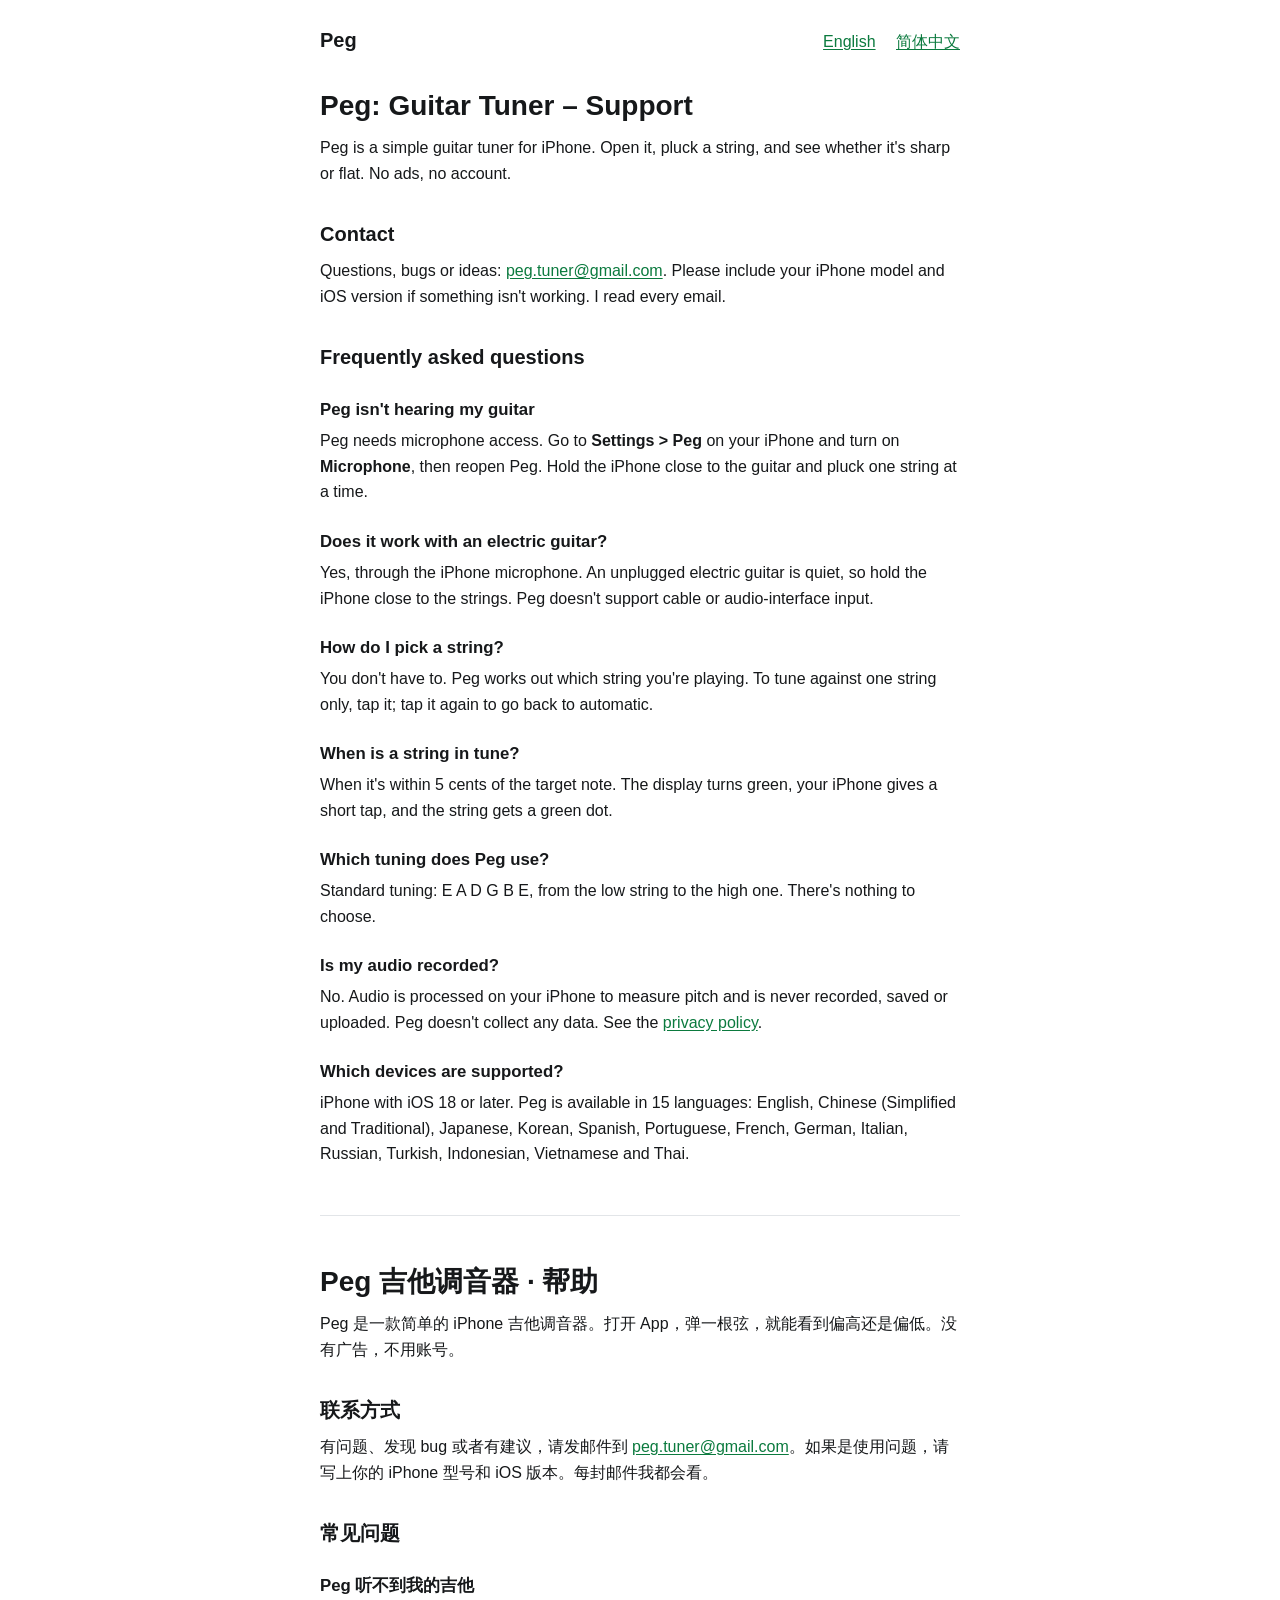
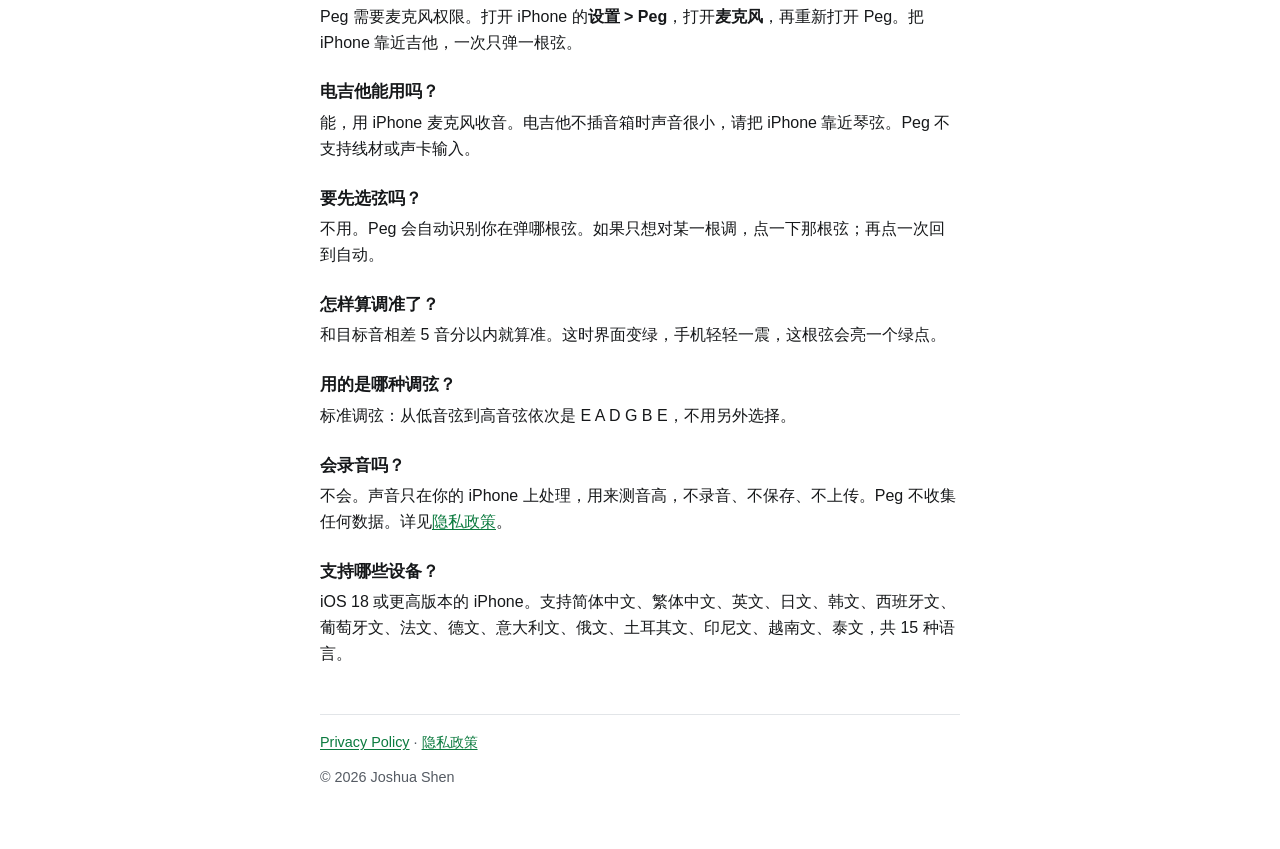
<file: index.html>
<!doctype html>
<!-- Created by Joshua Shen / Claude Opus 5 on 10/24/26. -->
<html lang="en">
<head>
<meta charset="utf-8">
<meta name="viewport" content="width=device-width, initial-scale=1">
<title>Peg: Guitar Tuner – Support</title>
<meta name="description" content="Help and contact for Peg: Guitar Tuner for iPhone. Peg 吉他调音器 帮助与联系方式。">
<link rel="stylesheet" href="style.css">
</head>
<body>
<a class="skip" href="#en">Skip to content</a>
<header>
  <p class="brand">Peg</p>
  <nav aria-label="Language / 语言">
    <a href="#en" hreflang="en">English</a>
    <a href="#zh" hreflang="zh-Hans" lang="zh-Hans">简体中文</a>
  </nav>
</header>

<main>
<section id="en" aria-labelledby="en-title">
  <h1 id="en-title">Peg: Guitar Tuner – Support</h1>
  <p>Peg is a simple guitar tuner for iPhone. Open it, pluck a string, and see whether it's sharp or flat. No ads, no account.</p>

  <h2>Contact</h2>
  <p>Questions, bugs or ideas: <a href="mailto:peg.tuner@gmail.com">peg.tuner@gmail.com</a>. Please include your iPhone model and iOS version if something isn't working. I read every email.</p>

  <h2>Frequently asked questions</h2>

  <h3>Peg isn't hearing my guitar</h3>
  <p>Peg needs microphone access. Go to <strong>Settings &gt; Peg</strong> on your iPhone and turn on <strong>Microphone</strong>, then reopen Peg. Hold the iPhone close to the guitar and pluck one string at a time.</p>

  <h3>Does it work with an electric guitar?</h3>
  <p>Yes, through the iPhone microphone. An unplugged electric guitar is quiet, so hold the iPhone close to the strings. Peg doesn't support cable or audio-interface input.</p>

  <h3>How do I pick a string?</h3>
  <p>You don't have to. Peg works out which string you're playing. To tune against one string only, tap it; tap it again to go back to automatic.</p>

  <h3>When is a string in tune?</h3>
  <p>When it's within 5 cents of the target note. The display turns green, your iPhone gives a short tap, and the string gets a green dot.</p>

  <h3>Which tuning does Peg use?</h3>
  <p>Standard tuning: E A D G B E, from the low string to the high one. There's nothing to choose.</p>

  <h3>Is my audio recorded?</h3>
  <p>No. Audio is processed on your iPhone to measure pitch and is never recorded, saved or uploaded. Peg doesn't collect any data. See the <a href="privacy.html">privacy policy</a>.</p>

  <h3>Which devices are supported?</h3>
  <p>iPhone with iOS 18 or later. Peg is available in 15 languages: English, Chinese (Simplified and Traditional), Japanese, Korean, Spanish, Portuguese, French, German, Italian, Russian, Turkish, Indonesian, Vietnamese and Thai.</p>

</section>

<section id="zh" lang="zh-Hans" aria-labelledby="zh-title">
  <h1 id="zh-title">Peg 吉他调音器 · 帮助</h1>
  <p>Peg 是一款简单的 iPhone 吉他调音器。打开 App，弹一根弦，就能看到偏高还是偏低。没有广告，不用账号。</p>

  <h2>联系方式</h2>
  <p>有问题、发现 bug 或者有建议，请发邮件到 <a href="mailto:peg.tuner@gmail.com">peg.tuner@gmail.com</a>。如果是使用问题，请写上你的 iPhone 型号和 iOS 版本。每封邮件我都会看。</p>

  <h2>常见问题</h2>

  <h3>Peg 听不到我的吉他</h3>
  <p>Peg 需要麦克风权限。打开 iPhone 的<strong>设置 &gt; Peg</strong>，打开<strong>麦克风</strong>，再重新打开 Peg。把 iPhone 靠近吉他，一次只弹一根弦。</p>

  <h3>电吉他能用吗？</h3>
  <p>能，用 iPhone 麦克风收音。电吉他不插音箱时声音很小，请把 iPhone 靠近琴弦。Peg 不支持线材或声卡输入。</p>

  <h3>要先选弦吗？</h3>
  <p>不用。Peg 会自动识别你在弹哪根弦。如果只想对某一根调，点一下那根弦；再点一次回到自动。</p>

  <h3>怎样算调准了？</h3>
  <p>和目标音相差 5 音分以内就算准。这时界面变绿，手机轻轻一震，这根弦会亮一个绿点。</p>

  <h3>用的是哪种调弦？</h3>
  <p>标准调弦：从低音弦到高音弦依次是 E A D G B E，不用另外选择。</p>

  <h3>会录音吗？</h3>
  <p>不会。声音只在你的 iPhone 上处理，用来测音高，不录音、不保存、不上传。Peg 不收集任何数据。详见<a href="privacy.html#zh">隐私政策</a>。</p>

  <h3>支持哪些设备？</h3>
  <p>iOS 18 或更高版本的 iPhone。支持简体中文、繁体中文、英文、日文、韩文、西班牙文、葡萄牙文、法文、德文、意大利文、俄文、土耳其文、印尼文、越南文、泰文，共 15 种语言。</p>

</section>
</main>

<footer>
  <p><a href="privacy.html">Privacy Policy</a> · <a href="privacy.html#zh" lang="zh-Hans">隐私政策</a></p>
  <p>© 2026 Joshua Shen</p>
</footer>
</body>
</html>
</file>
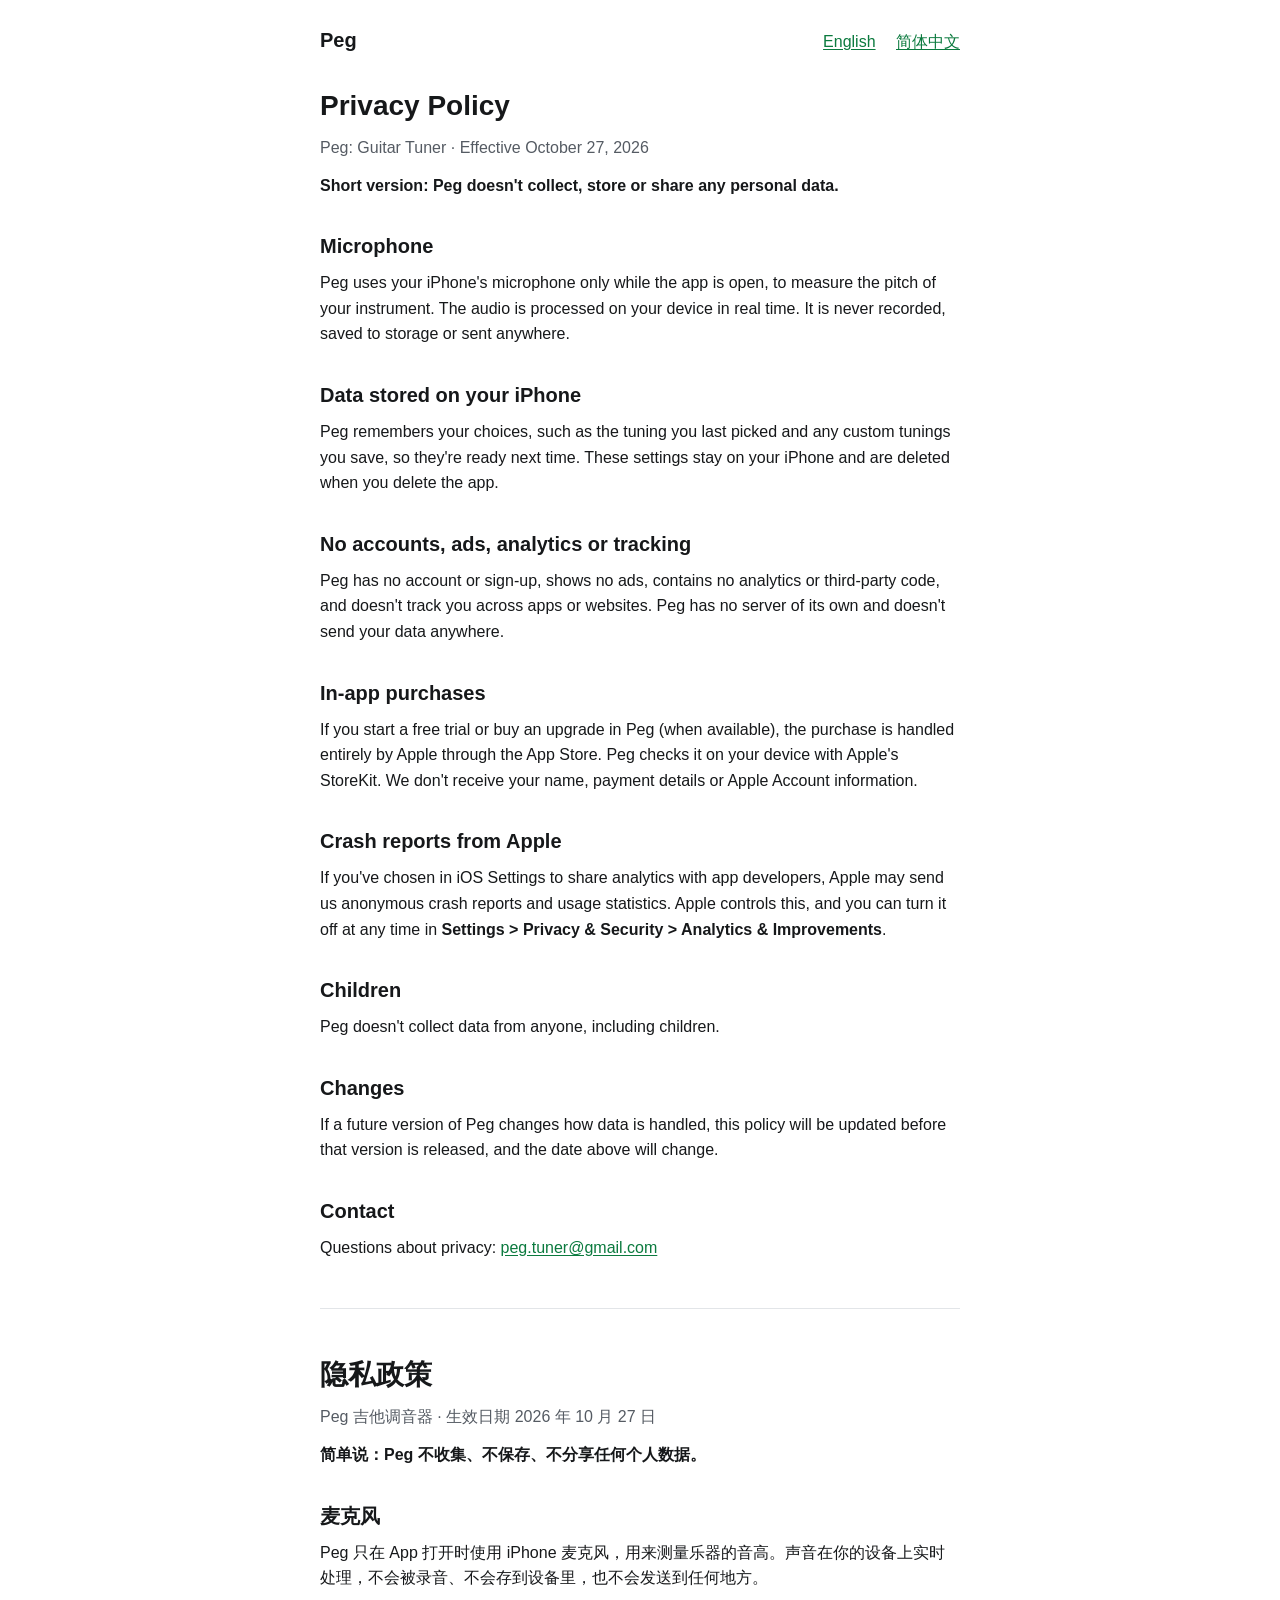
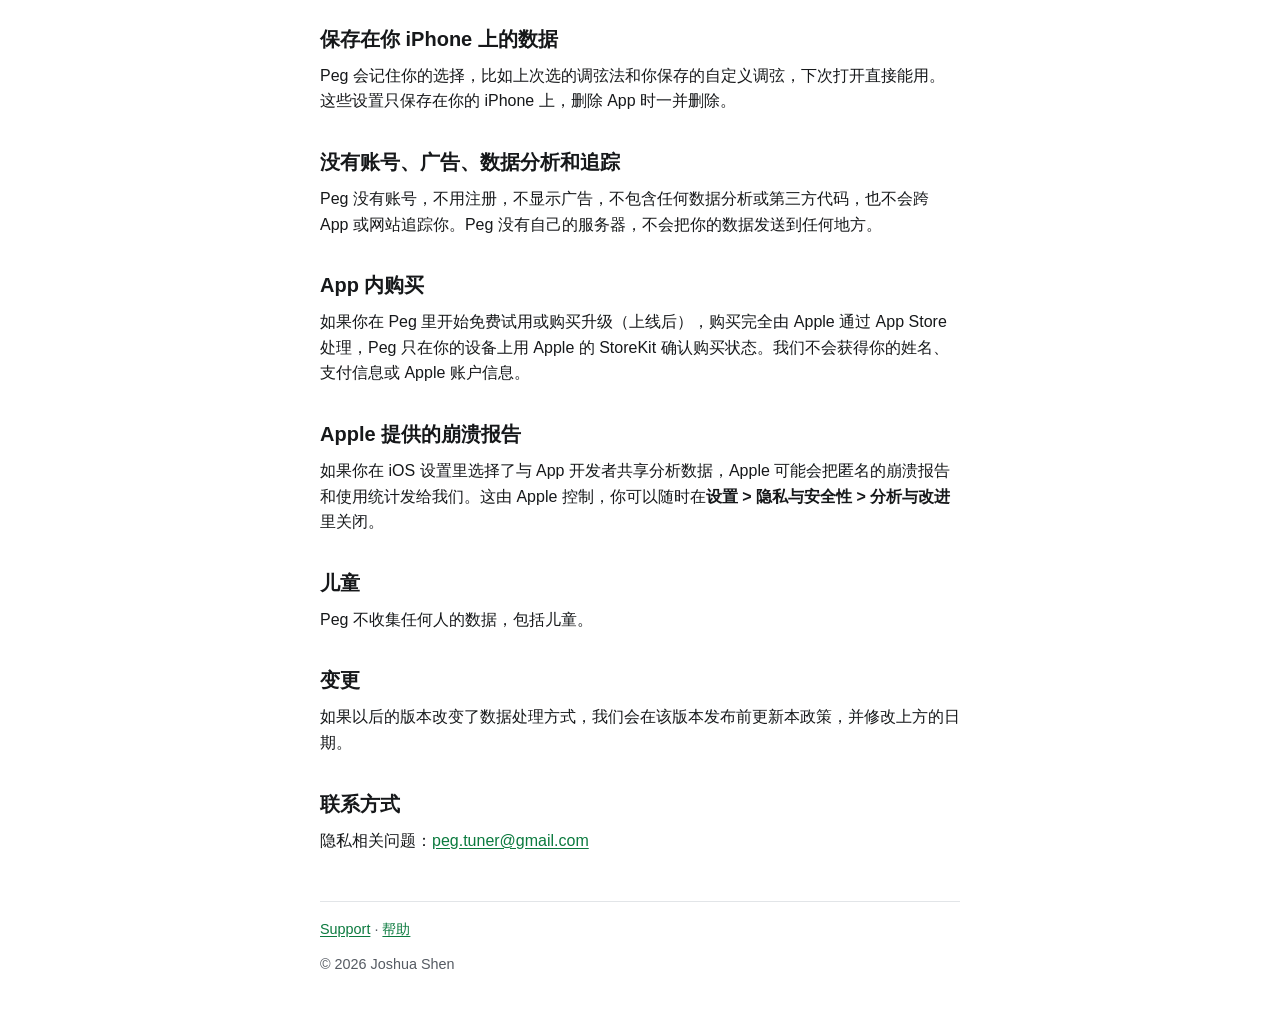
<file: privacy.html>
<!doctype html>
<!-- Created by Joshua Shen / Claude Opus 5 on 10/24/26. -->
<html lang="en">
<head>
<meta charset="utf-8">
<meta name="viewport" content="width=device-width, initial-scale=1">
<title>Peg: Guitar Tuner – Privacy Policy</title>
<meta name="description" content="Privacy policy for Peg: Guitar Tuner. Peg 吉他调音器 隐私政策。">
<link rel="stylesheet" href="style.css">
</head>
<body>
<a class="skip" href="#en">Skip to content</a>
<header>
  <p class="brand"><a href="./">Peg</a></p>
  <nav aria-label="Language / 语言">
    <a href="#en" hreflang="en">English</a>
    <a href="#zh" hreflang="zh-Hans" lang="zh-Hans">简体中文</a>
  </nav>
</header>

<main>
<section id="en" aria-labelledby="en-title">
  <h1 id="en-title">Privacy Policy</h1>
  <p class="meta">Peg: Guitar Tuner · Effective October 27, 2026</p>

  <p><strong>Short version: Peg doesn't collect, store or share any personal data.</strong></p>

  <h2>Microphone</h2>
  <p>Peg uses your iPhone's microphone only while the app is open, to measure the pitch of your instrument. The audio is processed on your device in real time. It is never recorded, saved to storage or sent anywhere.</p>

  <h2>Data stored on your iPhone</h2>
  <p>Peg remembers your choices, such as the tuning you last picked and any custom tunings you save, so they're ready next time. These settings stay on your iPhone and are deleted when you delete the app.</p>

  <h2>No accounts, ads, analytics or tracking</h2>
  <p>Peg has no account or sign-up, shows no ads, contains no analytics or third-party code, and doesn't track you across apps or websites. Peg has no server of its own and doesn't send your data anywhere.</p>

  <h2>In-app purchases</h2>
  <p>If you start a free trial or buy an upgrade in Peg (when available), the purchase is handled entirely by Apple through the App Store. Peg checks it on your device with Apple's StoreKit. We don't receive your name, payment details or Apple Account information.</p>

  <h2>Crash reports from Apple</h2>
  <p>If you've chosen in iOS Settings to share analytics with app developers, Apple may send us anonymous crash reports and usage statistics. Apple controls this, and you can turn it off at any time in <strong>Settings &gt; Privacy &amp; Security &gt; Analytics &amp; Improvements</strong>.</p>

  <h2>Children</h2>
  <p>Peg doesn't collect data from anyone, including children.</p>

  <h2>Changes</h2>
  <p>If a future version of Peg changes how data is handled, this policy will be updated before that version is released, and the date above will change.</p>

  <h2>Contact</h2>
  <p>Questions about privacy: <a href="mailto:peg.tuner@gmail.com">peg.tuner@gmail.com</a></p>
</section>

<section id="zh" lang="zh-Hans" aria-labelledby="zh-title">
  <h1 id="zh-title">隐私政策</h1>
  <p class="meta">Peg 吉他调音器 · 生效日期 2026 年 10 月 27 日</p>

  <p><strong>简单说：Peg 不收集、不保存、不分享任何个人数据。</strong></p>

  <h2>麦克风</h2>
  <p>Peg 只在 App 打开时使用 iPhone 麦克风，用来测量乐器的音高。声音在你的设备上实时处理，不会被录音、不会存到设备里，也不会发送到任何地方。</p>

  <h2>保存在你 iPhone 上的数据</h2>
  <p>Peg 会记住你的选择，比如上次选的调弦法和你保存的自定义调弦，下次打开直接能用。这些设置只保存在你的 iPhone 上，删除 App 时一并删除。</p>

  <h2>没有账号、广告、数据分析和追踪</h2>
  <p>Peg 没有账号，不用注册，不显示广告，不包含任何数据分析或第三方代码，也不会跨 App 或网站追踪你。Peg 没有自己的服务器，不会把你的数据发送到任何地方。</p>

  <h2>App 内购买</h2>
  <p>如果你在 Peg 里开始免费试用或购买升级（上线后），购买完全由 Apple 通过 App Store 处理，Peg 只在你的设备上用 Apple 的 StoreKit 确认购买状态。我们不会获得你的姓名、支付信息或 Apple 账户信息。</p>

  <h2>Apple 提供的崩溃报告</h2>
  <p>如果你在 iOS 设置里选择了与 App 开发者共享分析数据，Apple 可能会把匿名的崩溃报告和使用统计发给我们。这由 Apple 控制，你可以随时在<strong>设置 &gt; 隐私与安全性 &gt; 分析与改进</strong>里关闭。</p>

  <h2>儿童</h2>
  <p>Peg 不收集任何人的数据，包括儿童。</p>

  <h2>变更</h2>
  <p>如果以后的版本改变了数据处理方式，我们会在该版本发布前更新本政策，并修改上方的日期。</p>

  <h2>联系方式</h2>
  <p>隐私相关问题：<a href="mailto:peg.tuner@gmail.com">peg.tuner@gmail.com</a></p>
</section>
</main>

<footer>
  <p><a href="./">Support</a> · <a href="./#zh" lang="zh-Hans">帮助</a></p>
  <p>© 2026 Joshua Shen</p>
</footer>
</body>
</html>
</file>
<file: style.css>
/* Created by Joshua Shen / Claude Opus 5 on 10/24/26. */
:root {
  color-scheme: light dark;
  --bg: #ffffff;
  --fg: #16181a;
  --muted: #555b63;
  --accent: #0b7a3e;
  --rule: #e2e5e8;
}
@media (prefers-color-scheme: dark) {
  :root {
    --bg: #07090a;
    --fg: #eef0f2;
    --muted: #a6adb6;
    --accent: #4fd68a;
    --rule: #262a2e;
  }
}
* { box-sizing: border-box; }
html { -webkit-text-size-adjust: 100%; }
body {
  margin: 0 auto;
  max-width: 42rem;
  padding: 1.5rem 1rem 3rem;
  background: var(--bg);
  color: var(--fg);
  font: 1rem/1.6 -apple-system, BlinkMacSystemFont, "Segoe UI", "PingFang SC", "Hiragino Sans GB", "Microsoft YaHei", sans-serif;
}
a { color: var(--accent); text-underline-offset: 0.15em; }
a:focus-visible { outline: 3px solid var(--accent); outline-offset: 2px; }
header { display: flex; flex-wrap: wrap; align-items: baseline; justify-content: space-between; gap: 0.5rem 1rem; }
header nav a { margin-left: 1rem; }
header nav a:first-child { margin-left: 0; }
.brand { margin: 0; font-size: 1.25rem; font-weight: 700; }
.brand a { color: inherit; text-decoration: none; }
h1 { font-size: 1.75rem; line-height: 1.25; margin: 2rem 0 0.75rem; }
h2 { font-size: 1.25rem; margin: 2rem 0 0.5rem; }
h3 { font-size: 1.05rem; margin: 1.5rem 0 0.25rem; }
p { margin: 0 0 0.75rem; }
.meta { color: var(--muted); }
section + section { margin-top: 3rem; padding-top: 1rem; border-top: 1px solid var(--rule); }
footer { margin-top: 3rem; padding-top: 1rem; border-top: 1px solid var(--rule); color: var(--muted); font-size: 0.9rem; }
.skip { position: absolute; left: -999px; }
.skip:focus { left: 1rem; top: 1rem; padding: 0.5rem 0.75rem; background: var(--bg); }
</file>
